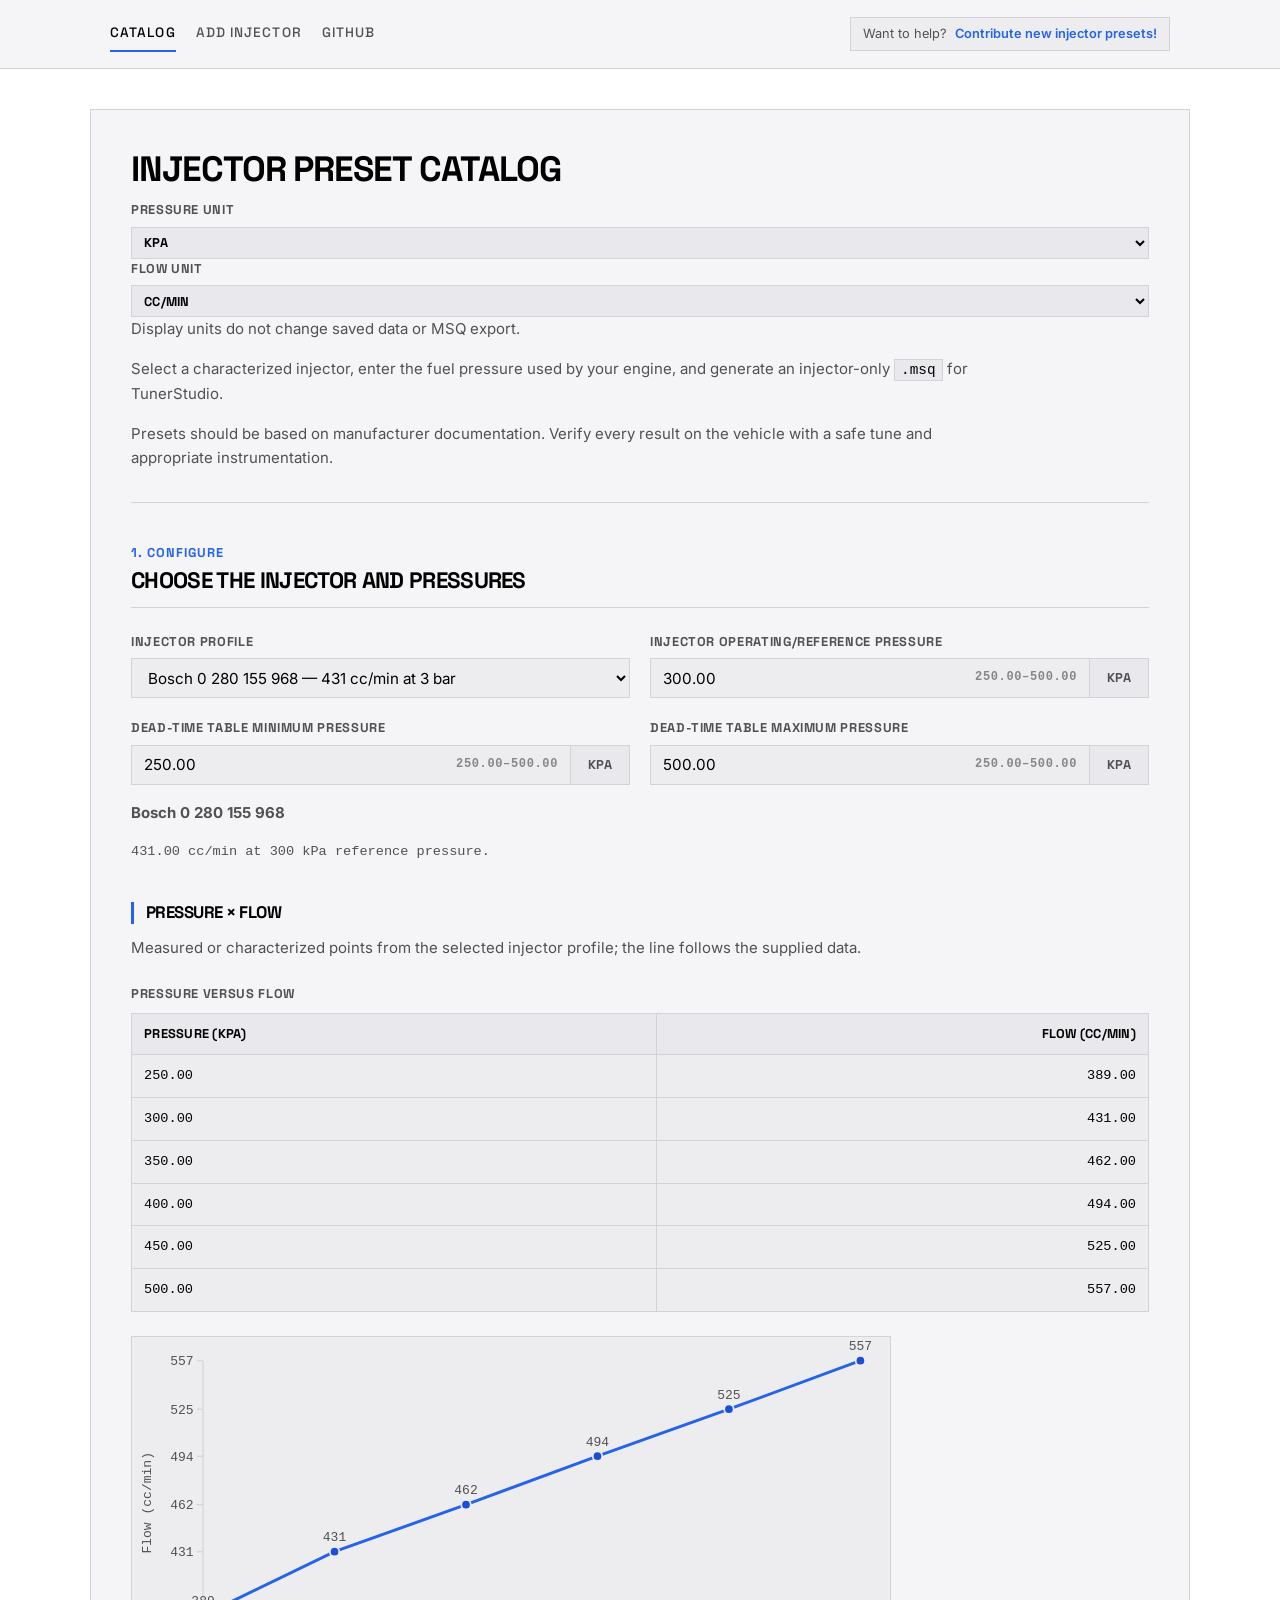
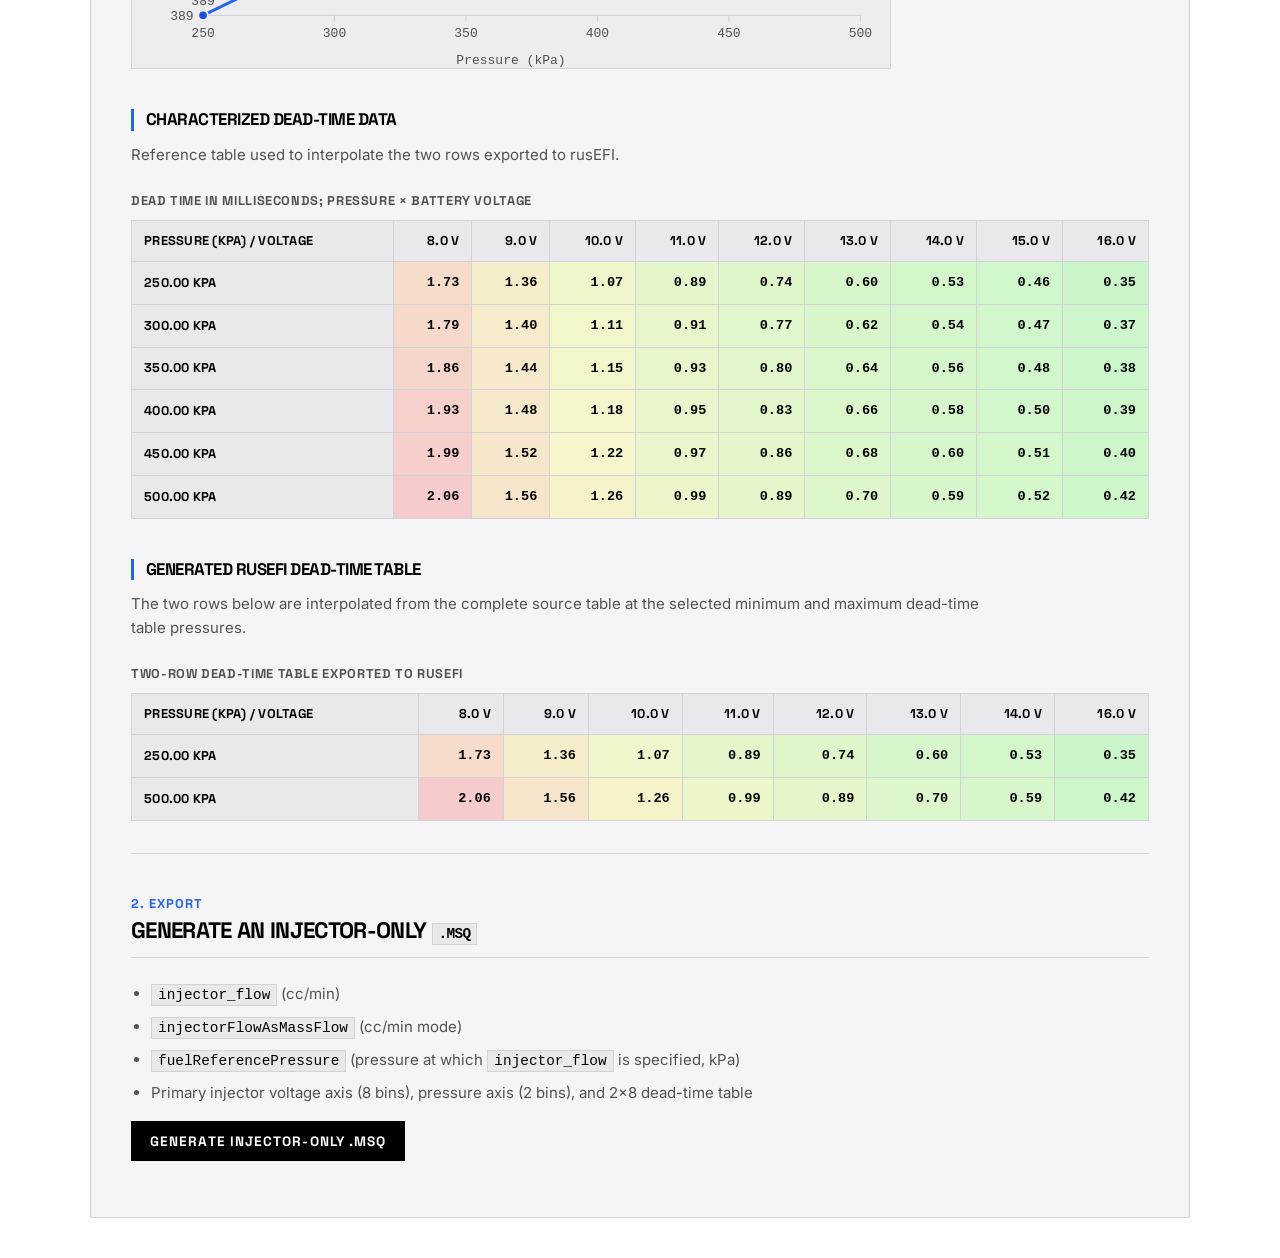
<file: index.html>
<!doctype html>
<html lang="en">
  <head>
    <meta charset="utf-8" />
    <meta name="viewport" content="width=device-width, initial-scale=1" />
    <title>Injector Preset Catalog</title>
    <link rel="stylesheet" href="styles.css?v=2" />
  </head>
  <body>
    <header class="global-header">
      <div class="header-container">
        <nav class="site-nav" aria-label="Main navigation">
          <a href="index.html" class="nav-link" aria-current="page">Catalog</a>
          <a href="add-injector.html" class="nav-link">Add Injector</a>
          <a href="https://github.com/Matheusschmitz/injector-preset-web" target="_blank" rel="noopener" class="nav-link">GitHub</a>
        </nav>
        <div class="header-banner">
          Want to help? <a href="add-injector.html">Contribute new injector presets!</a>
        </div>
      </div>
    </header>

    <main>
      <header>
        <h1>Injector preset catalog</h1>
        <div class="unit-selectors">
          <label>Pressure unit<select id="pressure-unit"><option value="kPa">kPa</option><option value="bar">bar</option><option value="psi">psi</option></select></label>
          <label>Flow unit<select id="flow-unit"><option value="cc/min">cc/min</option><option value="lb/h">lb/h</option><option value="g/s">g/s</option></select></label>
        </div>
        <p id="unit-note" class="unit-note"></p>
        <p>Select a characterized injector, enter the fuel pressure used by your engine, and generate an injector-only <code>.msq</code> for TunerStudio.</p>
        <p>Presets should be based on manufacturer documentation. Verify every result on the vehicle with a safe tune and appropriate instrumentation.</p>
      </header>

      <hr />
      <section aria-labelledby="configure-title">
        <div>
          <div>
            <p>1. Configure</p>
            <h2 id="configure-title">Choose the injector and pressures</h2>
          </div>
          <span id="profile-status">Loading profiles…</span>
        </div>

        <div>
          <label>
            Injector profile
            <select id="injector-select">
              <option value="">Loading profiles…</option>
            </select>
          </label>
          <label>Injector operating/reference pressure<span class="input-row"><span class="input-with-range"><input id="reference-pressure" type="number" step="0.01" value="300" aria-describedby="reference-pressure-range" /><span id="reference-pressure-range" class="range-hint"></span></span><span class="field-unit pressure-unit-label">kPa</span></span></label>
          <label>Dead-time table minimum pressure<span class="input-row"><span class="input-with-range"><input id="minimum-pressure" type="number" step="0.01" value="250" aria-describedby="minimum-pressure-range" /><span id="minimum-pressure-range" class="range-hint"></span></span><span class="field-unit pressure-unit-label">kPa</span></span></label>
          <label>Dead-time table maximum pressure<span class="input-row"><span class="input-with-range"><input id="maximum-pressure" type="number" step="0.01" value="500" aria-describedby="maximum-pressure-range" /><span id="maximum-pressure-range" class="range-hint"></span></span><span class="field-unit pressure-unit-label">kPa</span></span></label>
        </div>

        <p id="profile-description"></p>
        <p id="result-summary" aria-live="polite"></p>

        <h3>Pressure × flow</h3>
        <p id="flow-model-description">Reference data from the selected injector profile.</p>
        <table id="flow-table">
          <caption>Pressure versus flow</caption>
          <thead><tr><th>Pressure (<span class="pressure-unit-label">kPa</span>)</th><th>Flow (<span class="flow-unit-label">cc/min</span>)</th></tr></thead>
          <tbody></tbody>
        </table>
        <svg id="flow-chart" width="640" height="280" viewBox="0 0 640 280" role="img" aria-label="Pressure versus flow chart"></svg>

        <h3>Characterized dead-time data</h3>
        <p>Reference table used to interpolate the two rows exported to rusEFI.</p>
        <table id="deadtime-table">
          <caption>Dead time in milliseconds; pressure × battery voltage</caption>
          <thead></thead>
          <tbody></tbody>
        </table>

        <h3>Generated rusEFI dead-time table</h3>
        <p>The two rows below are interpolated from the complete source table at the selected minimum and maximum dead-time table pressures.</p>
        <table id="generated-deadtime-table">
          <caption>Two-row dead-time table exported to rusEFI</caption>
          <thead></thead>
          <tbody></tbody>
        </table>
      </section>

      <hr />
      <section aria-labelledby="export-title">
        <div><div><p>2. Export</p><h2 id="export-title">Generate an injector-only <code>.msq</code></h2></div></div>
        <ul>
          <li><code>injector_flow</code> (cc/min)</li>
          <li><code>injectorFlowAsMassFlow</code> (cc/min mode)</li>
          <li><code>fuelReferencePressure</code> (pressure at which <code>injector_flow</code> is specified, kPa)</li>
          <li>Primary injector voltage axis (8 bins), pressure axis (2 bins), and 2×8 dead-time table</li>
        </ul>
        <p><button id="download-msq" type="button">Generate injector-only .msq</button></p>
        <p id="export-message" aria-live="polite"></p>
      </section>
    </main>

    <script>
      (() => {
        const profiles = {};
        const select = document.querySelector("#injector-select");
        const referencePressure = document.querySelector("#reference-pressure");
        const minimum = document.querySelector("#minimum-pressure");
        const maximum = document.querySelector("#maximum-pressure");
        const pressureControl = document.querySelector("#pressure-unit");
        const flowControl = document.querySelector("#flow-unit");
        const pressureFactors = { kPa: 1, bar: 100, psi: 6.894757 };
        const flowCcMinPerUnit = { "cc/min": 1, "lb/h": 453.59237 / (0.72 * 60), "g/s": 60 / 0.72 };
        let units = { pressure: pressureControl.value, flow: flowControl.value };
        const fixed = (value, digits = 2) => Number(value).toFixed(digits);
        const pressure = (kPa) => kPa / pressureFactors[units.pressure];
        const flow = (ccMin) => ccMin / flowCcMinPerUnit[units.flow];
        const range = () => ({ min: Number(minimum.value) * pressureFactors[units.pressure], max: Number(maximum.value) * pressureFactors[units.pressure] });
        const referencePressureKpa = () => Number(referencePressure.value) * pressureFactors[units.pressure];
        const setRange = (value) => { minimum.value = fixed(pressure(value.min)); maximum.value = fixed(pressure(value.max)); };
        const setReferencePressure = (value) => { referencePressure.value = fixed(pressure(value)); };
        const pressureBounds = (profile) => ({ min: profile.pressures[0], max: profile.pressures.at(-1) });
        const updatePressureLimits = (profile) => {
          const bounds = pressureBounds(profile);
          const displayMin = fixed(pressure(bounds.min)); const displayMax = fixed(pressure(bounds.max));
          const hint = `${displayMin}–${displayMax}`;
          [referencePressure, minimum, maximum].forEach((input) => {
            input.min = displayMin; input.max = displayMax;
            input.title = `Allowed range: ${hint} ${units.pressure}`;
          });
          document.querySelector("#reference-pressure-range").textContent = hint;
          document.querySelector("#minimum-pressure-range").textContent = hint;
          document.querySelector("#maximum-pressure-range").textContent = hint;
        };
        const normalizeReferencePressure = (profile) => {
          const bounds = pressureBounds(profile);
          setReferencePressure(Math.min(bounds.max, Math.max(bounds.min, referencePressureKpa())));
        };
        const normalizeDeadTimeRange = (profile) => {
          const bounds = pressureBounds(profile); let { min, max } = range();
          min = Math.min(bounds.max, Math.max(bounds.min, min));
          max = Math.min(bounds.max, Math.max(bounds.min, max));
          if (min > max) [min, max] = [max, min];
          setRange({ min, max });
        };
        const syncUnits = () => {
          pressureControl.value = units.pressure; flowControl.value = units.flow;
          document.querySelectorAll(".pressure-unit-label").forEach((element) => { element.textContent = units.pressure; });
          document.querySelectorAll(".flow-unit-label").forEach((element) => { element.textContent = units.flow; });
          document.querySelector("#unit-note").textContent = units.flow === "cc/min" ? "Display units do not change saved data or MSQ export." : "Mass-flow display uses gasoline density of 0.72 g/ml. Saved profiles and MSQ export always use kPa and cc/min.";
        };
        const interpolate = (points, pressure) => {
          let low = points[0]; let high = points[1];
          for (let index = 1; index < points.length; index += 1) {
            low = points[index - 1]; high = points[index];
            if (pressure <= high[0]) break;
          }
          return low[1] + ((pressure - low[0]) / (high[0] - low[0])) * (high[1] - low[1]);
        };
        const flowAtPressure = (profile, pressureValue) => profile.flowModel === "sqrtFromReference"
          ? profile.reference[1] * Math.sqrt(pressureValue / profile.reference[0])
          : interpolate(profile.flow, pressureValue);
        const flowDisplayPoints = (profile) => {
          if (profile.flowModel !== "sqrtFromReference") return profile.flow;
          const maxPressure = profile.flow.at(-1)[0];
          const pressures = [0, maxPressure * 0.25, maxPressure * 0.5, maxPressure * 0.75, maxPressure, profile.reference[0]];
          return [...new Set(pressures)].sort((left, right) => left - right).map((pressureValue) => [pressureValue, flowAtPressure(profile, pressureValue)]);
        };
        const deadRow = (profile, pressure) => profile.volts.map((_, column) => interpolate(profile.pressures.map((value, row) => [value, profile.dead[row][column]]), pressure));
        const exportVoltageBins = (profile) => {
          if (profile.volts.length === 8) return [...profile.volts];
          if (profile.volts.length > 8) return Array.from({ length: 8 }, (_, index) => profile.volts[Math.floor(index * (profile.volts.length - 1) / 7)]);
          const low = profile.volts[0]; const high = profile.volts.at(-1);
          return Array.from({ length: 8 }, (_, index) => low + index * (high - low) / 7);
        };
        const deadValues = (profile, pressureValue, voltageBins = profile.volts) => {
          const sourceRow = deadRow(profile, pressureValue);
          const voltageCurve = profile.volts.map((voltage, index) => [voltage, sourceRow[index]]);
          return voltageBins.map((voltage) => interpolate(voltageCurve, voltage));
        };
        const renderTable = (head, body, profile, pressures, voltageBins = profile.volts) => {
          const values = profile.dead.flat();
          const low = Math.min(...values); const high = Math.max(...values);
          const color = (value) => `hsl(${120 - ((value - low) / (high - low || 1)) * 120} 70% 88%)`;
          head.innerHTML = `<tr><th>Pressure (${units.pressure}) / voltage</th>${voltageBins.map((value) => `<th>${fixed(value, 1)} V</th>`).join("")}</tr>`;
          body.innerHTML = pressures.map((value) => `<tr><th>${fixed(pressure(value))} ${units.pressure}</th>${deadValues(profile, value, voltageBins).map((cell) => `<td style="background:${color(cell)}">${fixed(cell)}</td>`).join("")}</tr>`).join("");
        };
        const renderChart = (profile) => {
          const chart = document.querySelector("#flow-chart");
          const points = flowDisplayPoints(profile);
          const width = 640; const height = 280;
          const padding = { top: 20, right: 25, bottom: 45, left: 60 };
          const minX = points[0][0]; const maxX = points.at(-1)[0];
          const linePoints = profile.flowModel === "sqrtFromReference"
            ? Array.from({ length: 65 }, (_, index) => {
                const pressureValue = minX + index * (maxX - minX) / 64;
                return [pressureValue, flowAtPressure(profile, pressureValue)];
              })
            : points;
          const minY = Math.min(...linePoints.map((point) => point[1])); const maxY = Math.max(...linePoints.map((point) => point[1]));
          const x = (value) => padding.left + ((value - minX) / (maxX - minX || 1)) * (width - padding.left - padding.right);
          const y = (value) => height - padding.bottom - ((value - minY) / (maxY - minY || 1)) * (height - padding.top - padding.bottom);
          const line = linePoints.map((point) => `${x(point[0])},${y(point[1])}`).join(" ");
          const xTicks = points.map((point) => `<line x1="${x(point[0])}" y1="${height - padding.bottom}" x2="${x(point[0])}" y2="${height - padding.bottom + 5}" stroke="black" /><text x="${x(point[0])}" y="${height - padding.bottom + 18}" text-anchor="middle">${fixed(pressure(point[0]), 0)}</text>`).join("");
          const yTicks = points.map((point) => `<line x1="${padding.left - 5}" y1="${y(point[1])}" x2="${padding.left}" y2="${y(point[1])}" stroke="black" /><text x="${padding.left - 8}" y="${y(point[1]) + 4}" text-anchor="end">${fixed(flow(point[1]), 0)}</text>`).join("");
          const markers = points.map((point) => `<circle cx="${x(point[0])}" cy="${y(point[1])}" r="4" fill="#d83b01"><title>${fixed(pressure(point[0]))} ${units.pressure} / ${fixed(flow(point[1]))} ${units.flow}</title></circle><text x="${x(point[0])}" y="${y(point[1]) - 9}" text-anchor="middle">${fixed(flow(point[1]), 0)}</text>`).join("");
          chart.innerHTML = `<line x1="${padding.left}" y1="${height - padding.bottom}" x2="${width - padding.right}" y2="${height - padding.bottom}" stroke="black" /><line x1="${padding.left}" y1="${padding.top}" x2="${padding.left}" y2="${height - padding.bottom}" stroke="black" />${xTicks}${yTicks}<polyline points="${line}" fill="none" stroke="#0563c1" stroke-width="3" />${markers}<text x="${width / 2}" y="${height - 4}" text-anchor="middle">Pressure (${units.pressure})</text><text x="16" y="${height / 2}" text-anchor="middle" transform="rotate(-90 16 ${height / 2})">Flow (${units.flow})</text>`;
        };
        const render = () => {
          const profile = profiles[select.value];
          if (!profile) return;
          const { min, max } = range();
          const referenceKpa = referencePressureKpa();
          updatePressureLimits(profile);
          document.querySelector("#profile-status").textContent = "";
          document.querySelector("#profile-description").innerHTML = profile.notes
            ? `<strong>${profile.partNumber}</strong> · ${profile.notes}`
            : `<strong>${profile.partNumber}</strong>`;
          document.querySelector("#result-summary").textContent = `${fixed(flow(flowAtPressure(profile, referenceKpa)))} ${units.flow} at ${fixed(pressure(referenceKpa), 0)} ${units.pressure} reference pressure.`;
          document.querySelector("#flow-model-description").textContent = profile.flowModel === "sqrtFromReference"
            ? "Calculated curve using flow = reference flow × √(pressure / reference pressure). The graph starts at zero to make the proportional relationship visible; orange dots are calculated values, not additional measured data."
            : "Measured or characterized points from the selected injector profile; the line follows the supplied data.";
          document.querySelector("#flow-table caption").textContent = profile.flowModel === "sqrtFromReference" ? "Calculated pressure versus flow" : "Pressure versus flow";
          document.querySelector("#flow-table tbody").innerHTML = flowDisplayPoints(profile).map((point) => `<tr><td>${fixed(pressure(point[0]))}</td><td>${fixed(flow(point[1]))}</td></tr>`).join("");
          renderChart(profile);
          renderTable(document.querySelector("#deadtime-table thead"), document.querySelector("#deadtime-table tbody"), profile, profile.pressures);
          renderTable(document.querySelector("#generated-deadtime-table thead"), document.querySelector("#generated-deadtime-table tbody"), profile, [min, max], exportVoltageBins(profile));
        };
        const loadCatalog = async () => {
          if (window.location.protocol === "file:") return;
          try {
            const files = await (await fetch("injectors/index.json", { cache: "no-store" })).json();
            const documents = await Promise.all(files.map(async (file) => (await fetch(`injectors/${file}`, { cache: "no-store" })).json()));
            documents.forEach((document) => {
              const reference = document.reference;
              const profileFlow = document.flowModel.kind === "curve"
                ? document.flowModel.points.map((point) => [point.pressureKpa, point.flowCcMin])
                : [[reference.pressureKpa, reference.flowCcMin], [reference.pressureKpa * 4 / 3, reference.flowCcMin * Math.sqrt(4 / 3)]];
              profiles[document.id] = {
                name: document.name, partNumber: document.partNumber, notes: document.source?.notes || "",
                flowModel: document.flowModel.kind,
                reference: [reference.pressureKpa, reference.flowCcMin],
                flow: profileFlow, volts: document.deadTime.voltageBins,
                pressures: document.deadTime.pressureBinsKpa, dead: document.deadTime.valuesMs
              };
            });
            select.innerHTML = Object.entries(profiles).map(([id, profile]) => `<option value="${id}">${profile.name}</option>`).join("");
            const firstProfile = profiles[select.value];
            if (firstProfile) {
              setReferencePressure(firstProfile.reference[0]);
              setRange({ min: firstProfile.pressures[0], max: firstProfile.pressures.at(-1) });
            }
            render();
          } catch (error) {
            document.querySelector("#profile-status").textContent = `Built-in catalog (${error.message})`;
          }
        };
        const valuesText = (values) => `\n${values.map((value) => `         ${fixed(value, 4)}`).join("\n")}\n      `;
        const matrixText = (rows) => `\n${rows.map((row) => `         ${row.map((value) => fixed(value, 4)).join(" ")}`).join("\n")}\n      `;
        const constant = (name, value, attributes = "") => `<constant ${attributes} name="${name}">${value}</constant>`;
        const generateMsq = () => {
          const profile = profiles[select.value];
          if (!profile) return;
          normalizeReferencePressure(profile);
          normalizeDeadTimeRange(profile);
          const { min, max } = range();
          const referenceKpa = referencePressureKpa();
          const voltageBins = exportVoltageBins(profile);
          const rows = [deadValues(profile, min, voltageBins), deadValues(profile, max, voltageBins)];
          const constants = [
            constant("injector_flow", fixed(flowAtPressure(profile, referenceKpa), 4), 'digits="2" units=""'),
            constant("injectorFlowAsMassFlow", '"cc/min"'),
            constant("fuelReferencePressure", fixed(referenceKpa, 1), 'digits="0" units="kPa"'),
            constant("injector_battLagCorrBattBins", valuesText(voltageBins), 'cols="1" digits="2" rows="8" units="volts"'),
            constant("injector_battLagCorrPressBins", valuesText([min, max]), 'cols="1" rows="2" units="kPa"'),
            constant("injector_battLagCorrTable", matrixText(rows), 'cols="8" digits="2" rows="2" units="ms"')
          ];
          const xml = `<?xml version="1.0" encoding="UTF-8"?>\n<msq xmlns="http://www.msefi.com/:msq">\n  <versionInfo fileFormat="5.0" firmwareInfo="rusEFI injector preset" nPages="1" signature="injector-preset"/>\n  <page number="0">\n    ${constants.join("\n    ")}\n  </page>\n</msq>\n`;
          const link = document.createElement("a");
          link.href = URL.createObjectURL(new Blob([xml], { type: "application/xml" }));
          link.download = `${select.value}-ref${Math.round(referenceKpa)}kpa-${Math.round(min)}-${Math.round(max)}kpa-rusefi-2x8.msq`;
          link.click();
          setTimeout(() => URL.revokeObjectURL(link.href), 0);
          document.querySelector("#export-message").textContent = "2×8 MSQ downloaded in kPa and cc/min.";
        };
        select.addEventListener("change", () => {
          const profile = profiles[select.value];
          if (!profile) return;
          setReferencePressure(profile.reference[0]);
          setRange({ min: profile.pressures[0], max: profile.pressures.at(-1) });
          render();
        });
        referencePressure.addEventListener("input", render);
        minimum.addEventListener("input", render);
        maximum.addEventListener("input", render);
        const normalizeAndRender = () => {
          const profile = profiles[select.value];
          if (!profile) return;
          normalizeDeadTimeRange(profile);
          render();
        };
        const normalizeReferenceAndRender = () => {
          const profile = profiles[select.value];
          if (!profile) return;
          normalizeReferencePressure(profile);
          render();
        };
        referencePressure.addEventListener("change", normalizeReferenceAndRender);
        referencePressure.addEventListener("blur", normalizeReferenceAndRender);
        minimum.addEventListener("change", normalizeAndRender);
        maximum.addEventListener("change", normalizeAndRender);
        minimum.addEventListener("blur", normalizeAndRender);
        maximum.addEventListener("blur", normalizeAndRender);
        pressureControl.addEventListener("change", () => { const currentRange = range(); const currentReference = referencePressureKpa(); units.pressure = pressureControl.value; syncUnits(); setReferencePressure(currentReference); setRange(currentRange); render(); });
        flowControl.addEventListener("change", () => { units.flow = flowControl.value; syncUnits(); render(); });
        document.querySelector("#download-msq").addEventListener("click", generateMsq);

        // Theme toggle removed

        syncUnits();
        render();
        loadCatalog();
      })();
    </script>
  </body>
</html>
</file>
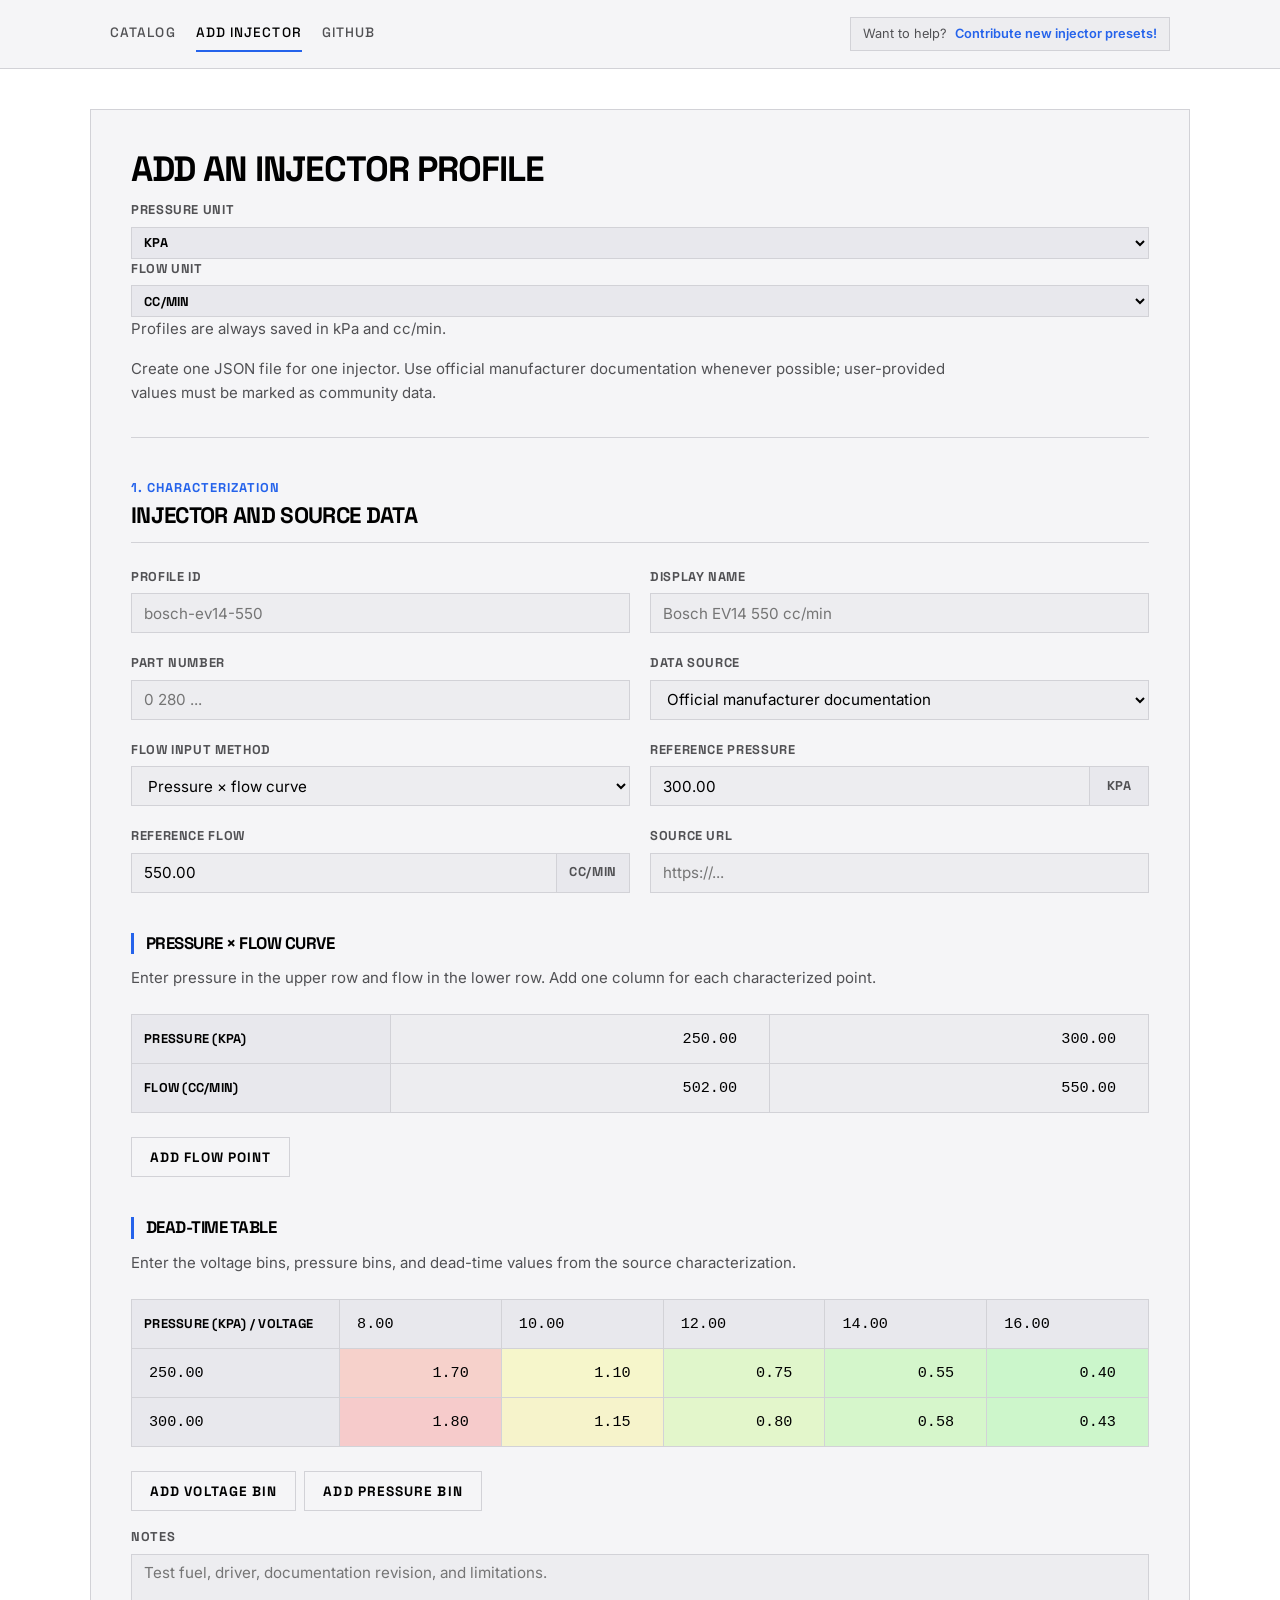
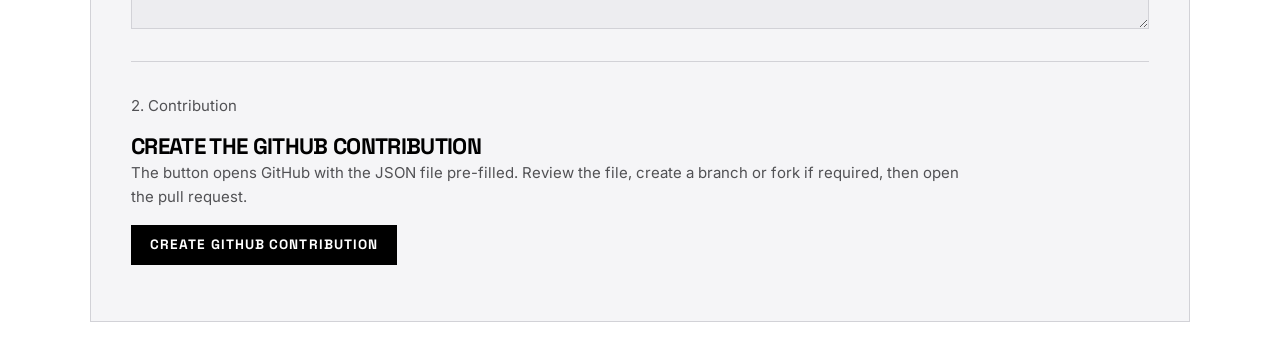
<file: add-injector.html>
<!doctype html>
<html lang="en">
  <head>
    <meta charset="utf-8" />
    <meta name="viewport" content="width=device-width, initial-scale=1" />
    <title>Add injector | Injector Preset Catalog</title>
    <link rel="stylesheet" href="styles.css?v=2" />
  </head>
  <body>
    <header class="global-header">
      <div class="header-container">
        <nav class="site-nav" aria-label="Main navigation">
          <a href="index.html" class="nav-link">Catalog</a>
          <a href="add-injector.html" class="nav-link" aria-current="page">Add Injector</a>
          <a href="https://github.com/Matheusschmitz/injector-preset-web" target="_blank" rel="noopener" class="nav-link">GitHub</a>
        </nav>
        <div class="header-banner">
          Want to help? <a href="add-injector.html">Contribute new injector presets!</a>
        </div>
      </div>
    </header>

    <main>
      <header>
        <h1>Add an injector profile</h1>
        <div class="unit-selectors">
          <label>Pressure unit<select id="pressure-unit"><option value="kPa">kPa</option><option value="bar">bar</option><option value="psi">psi</option></select></label>
          <label>Flow unit<select id="flow-unit"><option value="cc/min">cc/min</option><option value="lb/h">lb/h</option><option value="g/s">g/s</option></select></label>
        </div>
        <p id="unit-note" class="unit-note"></p>
        <p>Create one JSON file for one injector. Use official manufacturer documentation whenever possible; user-provided values must be marked as community data.</p>
      </header>

      <hr />
      <section aria-labelledby="profile-title">
        <div><div><p>1. Characterization</p><h2 id="profile-title">Injector and source data</h2></div></div>
        <form id="editor-form">
          <div>
            <label>Profile id<input id="editor-id" required placeholder="bosch-ev14-550" pattern="[a-z0-9-]+" /></label>
            <label>Display name<input id="editor-name" required placeholder="Bosch EV14 550 cc/min" /></label>
            <label>Part number<input id="editor-part" placeholder="0 280 ..." /></label>
            <label>Data source<select id="editor-source"><option value="official">Official manufacturer documentation</option><option value="community">Community / user supplied</option></select></label>
            <label>Flow input method<select id="editor-flow-mode"><option value="curve">Pressure × flow curve</option><option value="formula">One flow point; use square-root formula</option></select></label>
            <label>Reference pressure<span class="input-row"><input id="editor-reference-pressure" type="number" min="0" step="0.01" value="300" required /><span class="field-unit pressure-unit-label">kPa</span></span></label>
            <label>Reference flow<span class="input-row"><input id="editor-reference-flow" type="number" min="0" step="0.01" value="550" required /><span class="field-unit flow-unit-label">cc/min</span></span></label>
            <label>Source URL<input id="editor-url" type="url" placeholder="https://..." /></label>
          </div>

          <div id="editor-flow-curve">
            <h3>Pressure × flow curve</h3>
            <p>Enter pressure in the upper row and flow in the lower row. Add one column for each characterized point.</p>
            <div id="editor-flow-table"></div>
            <p><button id="editor-add-flow-point" type="button">Add flow point</button></p>
          </div>

          <h3>Dead-time table</h3>
          <p>Enter the voltage bins, pressure bins, and dead-time values from the source characterization.</p>
          <div id="editor-deadtime"></div>
          <p><button id="editor-add-voltage" type="button">Add voltage bin</button><button id="editor-add-pressure" type="button">Add pressure bin</button></p>

          <label>Notes<textarea id="editor-notes" rows="3" placeholder="Test fuel, driver, documentation revision, and limitations."></textarea></label>

          <hr />
          <div><div><p>2. Contribution</p><h2>Create the GitHub contribution</h2></div></div>
          <p>The button opens GitHub with the JSON file pre-filled. Review the file, create a branch or fork if required, then open the pull request.</p>
          <p><button type="submit">Create GitHub contribution</button></p>
          <p id="editor-message" aria-live="polite"></p>
        </form>
      </section>
    </main>

    <script>
      (() => {
        const form = document.querySelector("#editor-form");
        const grid = document.querySelector("#editor-deadtime");
        const pressureControl = document.querySelector("#pressure-unit");
        const flowControl = document.querySelector("#flow-unit");
        const referencePressure = document.querySelector("#editor-reference-pressure");
        const referenceFlow = document.querySelector("#editor-reference-flow");
        const flowMode = document.querySelector("#editor-flow-mode");
        const flowCurveSection = document.querySelector("#editor-flow-curve");
        const flowGrid = document.querySelector("#editor-flow-table");
        const pressureFactors = { kPa: 1, bar: 100, psi: 6.894757 };
        const flowCcMinPerUnit = { "cc/min": 1, "lb/h": 453.59237 / (0.72 * 60), "g/s": 60 / 0.72 };
        let units = { pressure: "kPa", flow: "cc/min" };
        let reference = { pressureKpa: 300, flowCcMin: 550 };
        let curvePoints = [{ pressureKpa: 250, flowCcMin: 502 }, { pressureKpa: 300, flowCcMin: 550 }];
        let deadTime = {
          voltageBins: [8, 10, 12, 14, 16],
          pressureBinsKpa: [250, 300],
          valuesMs: [[1.70, 1.10, 0.75, 0.55, 0.40], [1.80, 1.15, 0.80, 0.58, 0.43]]
        };
        const number = (value) => Number.parseFloat(value);
        const fixed = (value) => Number(value).toFixed(2);
        const pressure = (kPa) => kPa / pressureFactors[units.pressure];
        const pressureKpa = (value) => value * pressureFactors[units.pressure];
        const flow = (ccMin) => ccMin / flowCcMinPerUnit[units.flow];
        const flowCcMin = (value) => value * flowCcMinPerUnit[units.flow];
        const input = (value, attributes) => `<input type="number" step="0.01" value="${fixed(value)}" ${attributes}>`;
        const heatColor = (value, values) => {
          const low = Math.min(...values); const high = Math.max(...values);
          return `hsl(${120 - ((value - low) / (high - low || 1)) * 120} 70% 88%)`;
        };
        const syncLabels = () => {
          pressureControl.value = units.pressure; flowControl.value = units.flow;
          document.querySelectorAll(".pressure-unit-label").forEach((element) => { element.textContent = units.pressure; });
          document.querySelectorAll(".flow-unit-label").forEach((element) => { element.textContent = units.flow; });
          document.querySelector("#unit-note").textContent = units.flow === "cc/min" ? "Profiles are always saved in kPa and cc/min." : "Mass-flow display uses gasoline density of 0.72 g/ml. Profiles are always saved in kPa and cc/min.";
        };
        const syncReference = () => {
          referencePressure.value = fixed(pressure(reference.pressureKpa));
          referenceFlow.value = fixed(flow(reference.flowCcMin));
        };
        const readReference = () => {
          reference = { pressureKpa: pressureKpa(number(referencePressure.value)), flowCcMin: flowCcMin(number(referenceFlow.value)) };
        };
        const renderFlowCurve = () => {
          flowCurveSection.hidden = flowMode.value !== "curve";
          flowGrid.innerHTML = `<table class="flow-curve-table"><tbody><tr><th>Pressure (${units.pressure})</th>${curvePoints.map((point, column) => `<td>${input(pressure(point.pressureKpa), `data-flow-kind="pressure" data-column="${column}"`)}</td>`).join("")}</tr><tr><th>Flow (${units.flow})</th>${curvePoints.map((point, column) => `<td>${input(flow(point.flowCcMin), `data-flow-kind="flow" data-column="${column}"`)}</td>`).join("")}</tr></tbody></table>`;
        };
        const readCurve = () => {
          curvePoints = curvePoints.map((point, column) => {
            const pressureInput = flowGrid.querySelector(`[data-flow-kind="pressure"][data-column="${column}"]`);
            const flowInput = flowGrid.querySelector(`[data-flow-kind="flow"][data-column="${column}"]`);
            return pressureInput && flowInput
              ? { pressureKpa: pressureKpa(number(pressureInput.value)), flowCcMin: flowCcMin(number(flowInput.value)) }
              : point;
          });
        };
        const editFlowCurve = (event) => {
          const target = event.target; const kind = target.dataset.flowKind;
          if (!kind) return;
          const column = Number(target.dataset.column);
          if (kind === "pressure") curvePoints[column].pressureKpa = pressureKpa(number(target.value));
          if (kind === "flow") curvePoints[column].flowCcMin = flowCcMin(number(target.value));
        };
        const addFlowPoint = () => {
          readCurve();
          const last = curvePoints.at(-1);
          const previous = curvePoints.at(-2);
          const pressureStep = previous ? Math.max(1, last.pressureKpa - previous.pressureKpa) : 50;
          const nextPressure = last.pressureKpa + pressureStep;
          curvePoints.push({ pressureKpa: nextPressure, flowCcMin: last.flowCcMin * Math.sqrt(nextPressure / last.pressureKpa) });
          renderFlowCurve();
        };
        const renderDeadTime = () => {
          const values = deadTime.valuesMs.flat();
          grid.innerHTML = `<table><thead><tr><th>Pressure (${units.pressure}) / voltage</th>${deadTime.voltageBins.map((value, column) => `<th>${input(value, `data-kind="voltage" data-column="${column}"`)}</th>`).join("")}</tr></thead><tbody>${deadTime.pressureBinsKpa.map((value, row) => `<tr><th>${input(pressure(value), `data-kind="pressure" data-row="${row}"`)}</th>${deadTime.valuesMs[row].map((cell, column) => `<td style="background:${heatColor(cell, values)}">${input(cell, `data-kind="cell" data-row="${row}" data-column="${column}"`)}</td>`).join("")}</tr>`).join("")}</tbody></table>`;
        };
        const editDeadTime = (event) => {
          const target = event.target; const kind = target.dataset.kind;
          if (!kind) return;
          const row = Number(target.dataset.row); const column = Number(target.dataset.column);
          if (kind === "voltage") deadTime.voltageBins[column] = number(target.value);
          if (kind === "pressure") deadTime.pressureBinsKpa[row] = pressureKpa(number(target.value));
          if (kind === "cell") { deadTime.valuesMs[row][column] = number(target.value); renderDeadTime(); }
        };
        const addAxis = (kind) => {
          if (kind === "voltage") {
            deadTime.voltageBins.push(deadTime.voltageBins.at(-1) + 1);
            deadTime.valuesMs.forEach((row) => row.push(row.at(-1)));
          } else {
            deadTime.pressureBinsKpa.push(deadTime.pressureBinsKpa.at(-1) + 50);
            deadTime.valuesMs.push([...deadTime.valuesMs.at(-1)]);
          }
          renderDeadTime();
        };
        const changeUnits = () => {
          readReference();
          readCurve();
          units = { pressure: pressureControl.value, flow: flowControl.value };
          syncLabels(); syncReference();
          renderFlowCurve();
          renderDeadTime();
        };
        const buildProfile = () => {
          readReference();
          const model = { kind: flowMode.value === "curve" ? "curve" : "sqrtFromReference" };
          if (model.kind === "curve") {
            readCurve();
            if (curvePoints.length < 2) throw new Error("A pressure/flow curve needs at least two points.");
            if (curvePoints.some((point) => !(point.pressureKpa > 0) || !(point.flowCcMin > 0))) throw new Error("Every curve point needs positive pressure and flow values.");
            const pressures = curvePoints.map((point) => point.pressureKpa);
            if (new Set(pressures).size !== pressures.length) throw new Error("Curve pressure values must be unique.");
            model.points = [...curvePoints].sort((left, right) => left.pressureKpa - right.pressureKpa);
          }
          const profile = {
            schemaVersion: 1,
            id: document.querySelector("#editor-id").value.trim(),
            name: document.querySelector("#editor-name").value.trim(),
            partNumber: document.querySelector("#editor-part").value.trim() || "Unknown",
            source: { kind: document.querySelector("#editor-source").value, url: document.querySelector("#editor-url").value.trim(), notes: document.querySelector("#editor-notes").value.trim() },
            reference, flowModel: model, deadTime
          };
          if (!profile.id || !profile.name || !(reference.pressureKpa > 0) || !(reference.flowCcMin > 0)) throw new Error("Profile needs an id, name, positive reference pressure, and positive reference flow.");
          return profile;
        };
        grid.addEventListener("change", editDeadTime);
        flowGrid.addEventListener("change", editFlowCurve);
        document.querySelector("#editor-add-flow-point").addEventListener("click", addFlowPoint);
        document.querySelector("#editor-add-voltage").addEventListener("click", () => addAxis("voltage"));
        document.querySelector("#editor-add-pressure").addEventListener("click", () => addAxis("pressure"));
        pressureControl.addEventListener("change", changeUnits);
        flowControl.addEventListener("change", changeUnits);
        flowMode.addEventListener("change", renderFlowCurve);
        form.addEventListener("submit", (event) => {
          event.preventDefault();
          try {
            const profile = buildProfile();
            const path = `injectors/${profile.id}.json`;
            window.open(`https://github.com/Matheusschmitz/injector-preset-web/new/master?filename=${encodeURIComponent(path)}&value=${encodeURIComponent(JSON.stringify(profile, null, 2))}`, "_blank", "noopener");
            document.querySelector("#editor-message").textContent = "GitHub opened with JSON stored in kPa and cc/min. Review it, then create the pull request.";
          } catch (error) {
            document.querySelector("#editor-message").textContent = error.message;
          }
        });
        // Theme toggle removed

        syncLabels(); syncReference(); renderFlowCurve(); renderDeadTime();
      })();
    </script>
  </body>
</html>
</file>
<file: styles.css>
@import url('https://fonts.googleapis.com/css2?family=Inter:wght@300;400;500;600;700&family=Space+Grotesk:wght@500;700&display=swap');

:root {
  --bg-base: #ffffff;
  --bg-surface: #f5f5f7;
  --bg-surface-elevated: #e8e8ed;
  --bg-inset: #ededf0;
  --accent: #2563eb;
  --accent-hover: #1d4ed8;
  --accent-glow: rgba(37, 99, 235, 0.08);
  --text-primary: #000000;
  --text-secondary: #515154;
  --text-muted: #86868b;
  --border-color: #d2d2d7;
  --border-hover: #acacb2;
  --transition-smooth: all 0.2s cubic-bezier(0.4, 0, 0.2, 1);
  --font-title: 'Space Grotesk', -apple-system, BlinkMacSystemFont, sans-serif;
  --font-body: 'Inter', -apple-system, BlinkMacSystemFont, sans-serif;
  --font-mono: 'Courier New', Courier, monospace;
}

* {
  box-sizing: border-box;
  border-radius: 0 !important;
}

body {
  margin: 0;
  padding: 0;
  background: var(--bg-base);
  color: var(--text-primary);
  font-family: var(--font-body);
  font-size: 15px;
  line-height: 1.6;
  transition: var(--transition-smooth);
}

/* Sticky Header styling */
.global-header {
  position: sticky;
  top: 0;
  z-index: 100;
  background: var(--bg-surface);
  border-bottom: 1px solid var(--border-color);
  backdrop-filter: blur(8px);
  -webkit-backdrop-filter: blur(8px);
  transition: var(--transition-smooth);
}

.header-container {
  max-width: 1100px;
  margin: 0 auto;
  padding: 16px 20px;
  display: flex;
  align-items: center;
  justify-content: space-between;
  gap: 16px;
}

.logo {
  display: flex;
  align-items: center;
  text-decoration: none;
  color: var(--text-primary);
}

.logo-svg {
  width: 110px;
  height: 24px;
  display: block;
}

.site-nav {
  display: flex;
  gap: 20px;
}

.nav-link {
  color: var(--text-secondary);
  text-decoration: none;
  font-family: var(--font-title);
  font-weight: 500;
  font-size: 0.85rem;
  letter-spacing: 0.08em;
  text-transform: uppercase;
  transition: var(--transition-smooth);
  padding: 6px 0;
  border-bottom: 2px solid transparent;
}

.nav-link:hover {
  color: var(--text-primary);
}

.nav-link[aria-current="page"] {
  color: var(--text-primary);
  border-bottom-color: var(--accent);
}

/* Main Container styling */
main {
  max-width: 1100px;
  margin: 40px auto;
  padding: 40px;
  background: var(--bg-surface);
  border: 1px solid var(--border-color);
  transition: var(--transition-smooth);
}

/* Content Headings & Text */
h1, h2, h3, h4, h5, h6 {
  font-family: var(--font-title);
  color: var(--text-primary);
  font-weight: 700;
  letter-spacing: -0.03em;
  margin: 0;
  text-transform: uppercase;
}

h1 {
  font-size: 2.2rem;
  line-height: 1.1;
  margin-bottom: 12px;
}

h2 {
  font-size: 1.4rem;
  line-height: 1.2;
}

h3 {
  font-size: 1.05rem;
  line-height: 1.3;
  margin-top: 40px;
  margin-bottom: 12px;
  border-left: 3px solid var(--accent);
  padding-left: 12px;
}

p {
  max-width: 850px;
  color: var(--text-secondary);
  margin-top: 0;
  margin-bottom: 16px;
}

hr {
  height: 1px;
  margin: 32px 0;
  border: 0;
  background: var(--border-color);
}

/* Section styling */
section {
  margin-top: 40px;
}

section > div:first-child {
  display: flex;
  align-items: flex-end;
  justify-content: space-between;
  gap: 16px;
  border-bottom: 1px solid var(--border-color);
  padding-bottom: 12px;
  margin-bottom: 24px;
}

section > div:first-child p:first-child {
  margin: 0 0 4px 0;
  font-family: var(--font-title);
  color: var(--accent);
  font-size: 0.8rem;
  font-weight: 700;
  letter-spacing: 0.08em;
  text-transform: uppercase;
}

#profile-status,
#result-summary,
#export-message,
#editor-message {
  color: var(--text-secondary);
  font-size: 0.85rem;
  font-family: var(--font-mono);
}

section > div:nth-child(2),
#editor-form > div:first-child {
  display: grid;
  grid-template-columns: repeat(2, minmax(220px, 1fr));
  gap: 20px;
  margin: 24px 0 16px;
}

/* Form Controls & Inputs */
label {
  display: grid;
  gap: 6px;
  color: var(--text-secondary);
  font-family: var(--font-title);
  font-size: 0.8rem;
  text-transform: uppercase;
  letter-spacing: 0.05em;
  font-weight: 700;
}

input,
select,
textarea {
  font-family: var(--font-body);
  font-size: 0.95rem;
  width: 100%;
  min-height: 40px;
  padding: 8px 12px;
  color: var(--text-primary);
  background: var(--bg-inset);
  border: 1px solid var(--border-color);
  transition: var(--transition-smooth);
}

input:hover,
select:hover,
textarea:hover {
  border-color: var(--border-hover);
}

input:focus,
select:focus,
textarea:focus {
  outline: none;
  border-color: var(--accent);
  box-shadow: 0 0 0 1px var(--accent), var(--accent-glow);
}

.input-with-range {
  position: relative;
  display: block;
}

.input-with-range input {
  padding-right: 90px;
}

.range-hint {
  position: absolute;
  top: 50%;
  right: 12px;
  color: var(--text-muted);
  font-family: var(--font-mono);
  font-size: 0.75rem;
  pointer-events: none;
  transform: translateY(-50%);
}

.input-row {
  display: grid;
  grid-template-columns: minmax(0, 1fr) auto;
  gap: 0;
}

.input-row input {
  border-right: none;
}

.field-unit {
  display: flex;
  min-width: 60px;
  align-items: center;
  justify-content: center;
  padding: 0 12px;
  border: 1px solid var(--border-color);
  background: var(--bg-surface-elevated);
  color: var(--text-secondary);
  font-family: var(--font-title);
  font-size: 0.8rem;
  font-weight: 700;
  transition: var(--transition-smooth);
}

.input-row:focus-within .field-unit {
  border-color: var(--accent);
}

textarea {
  resize: vertical;
}

/* Buttons styling */
button {
  font-family: var(--font-title);
  font-weight: 700;
  text-transform: uppercase;
  letter-spacing: 0.08em;
  font-size: 0.85rem;
  min-height: 40px;
  padding: 8px 18px;
  cursor: pointer;
  transition: var(--transition-smooth);
}

button:not([type="button"]),
#download-msq {
  background: var(--text-primary);
  color: var(--bg-base);
  border: 1px solid var(--text-primary);
}

button:not([type="button"]):hover,
#download-msq:hover {
  background: var(--bg-base);
  color: var(--text-primary);
}

button[type="button"]:not(#download-msq) {
  background: transparent;
  color: var(--text-primary);
  border: 1px solid var(--border-color);
}

button[type="button"]:not(#download-msq):hover {
  border-color: var(--accent);
  color: var(--accent);
  background: var(--bg-surface-elevated);
}

button:focus-visible {
  outline: 2px solid var(--accent);
  outline-offset: 2px;
}

button + button {
  margin-left: 8px;
}

code {
  padding: 2px 6px;
  color: var(--text-primary);
  background: var(--bg-surface-elevated);
  border: 1px solid var(--border-color);
  font-family: var(--font-mono);
  font-size: 0.9rem;
}

/* Tables styling */
table {
  width: 100%;
  margin: 24px 0;
  border-collapse: collapse;
  font-size: 0.85rem;
}

caption {
  margin-bottom: 8px;
  color: var(--text-secondary);
  text-align: left;
  font-family: var(--font-title);
  text-transform: uppercase;
  letter-spacing: 0.05em;
  font-size: 0.8rem;
  font-weight: 700;
}

th, td {
  padding: 10px 12px;
  border: 1px solid var(--border-color);
  text-align: right;
  white-space: nowrap;
}

th {
  color: var(--text-primary);
  background: var(--bg-surface-elevated);
  font-family: var(--font-title);
  font-weight: 700;
  text-transform: uppercase;
  font-size: 0.8rem;
  letter-spacing: 0.02em;
}

th:first-child, td:first-child {
  text-align: left;
}

td {
  font-family: var(--font-mono);
  color: var(--text-primary);
  background: var(--bg-inset);
  transition: var(--transition-smooth);
}

/* Ensure heatmap readable text values */
#deadtime-table td,
#generated-deadtime-table td,
#editor-deadtime td {
  color: #000000 !important;
  font-weight: 600;
}

td input {
  min-width: 64px;
  min-height: 28px;
  padding: 4px;
  text-align: right;
  background: transparent;
  border: 1px solid transparent;
  color: #000000 !important; /* Ensure visibility inside heatmaps */
  font-family: var(--font-mono);
}

th input {
  color: var(--text-primary) !important;
  font-family: var(--font-mono);
  border: 1px solid transparent;
  background: transparent;
  min-height: 28px;
  padding: 4px;
}

th input:hover {
  background: rgba(255, 255, 255, 0.05);
  border-color: var(--border-hover);
}

td input:hover {
  background: rgba(255, 255, 255, 0.4);
  border-color: rgba(0, 0, 0, 0.3);
}

td input:focus,
th input:focus {
  background: var(--bg-base) !important;
  color: var(--text-primary) !important;
  border-color: var(--accent);
}

.flow-curve-table th {
  min-width: 150px;
  text-align: left;
}

.flow-curve-table td {
  min-width: 110px;
}

/* SVG Chart styling overrides */
#flow-chart {
  display: block;
  width: 100%;
  max-width: 760px;
  height: auto;
  margin: 24px 0;
  background: var(--bg-inset) !important;
  border: 1px solid var(--border-color) !important;
}

#flow-chart line {
  stroke: var(--border-color) !important;
}

#flow-chart polyline {
  stroke: var(--accent) !important;
  stroke-width: 2.5px !important;
}

#flow-chart circle {
  fill: var(--accent-hover) !important;
  stroke: var(--bg-inset) !important;
  stroke-width: 1.5px !important;
}

#flow-chart text {
  fill: var(--text-secondary) !important;
  font-family: var(--font-mono) !important;
  font-size: 11px !important;
}

ul {
  padding-left: 20px;
  margin: 16px 0;
  color: var(--text-secondary);
}

ul li {
  margin-bottom: 8px;
}

/* Unit selectors specific display overrides */
.unit-selectors select {
  font-family: var(--font-title);
  font-size: 0.8rem;
  letter-spacing: 0.02em;
  font-weight: 700;
  text-transform: uppercase;
  min-height: 32px;
  padding: 4px 8px;
  background: var(--bg-surface-elevated);
  border-color: var(--border-color);
}

/* Header Banner styling */
.header-banner {
  font-size: 0.8rem;
  color: var(--text-secondary);
  background: var(--bg-inset);
  padding: 6px 12px;
  border: 1px solid var(--border-color);
  display: flex;
  align-items: center;
  gap: 8px;
}

.header-banner a {
  color: var(--accent);
  text-decoration: none;
  font-weight: 600;
  transition: var(--transition-smooth);
}

.header-banner a:hover {
  color: var(--accent-hover);
  text-decoration: underline;
}

/* Responsiveness media queries */
@media (max-width: 768px) {
  body {
    padding: 0;
  }

  main {
    margin: 0;
    padding: 24px 16px 36px;
    border-width: 0;
  }

  .header-container {
    flex-direction: column;
    gap: 16px;
    align-items: flex-start;
  }

  h1 {
    font-size: 1.8rem;
  }

  section > div:first-child {
    align-items: start;
    flex-direction: column;
    gap: 8px;
  }

  section > div:nth-child(2),
  #editor-form > div:first-child {
    grid-template-columns: 1fr;
  }

  table {
    display: block;
    overflow-x: auto;
  }
}
</file>
